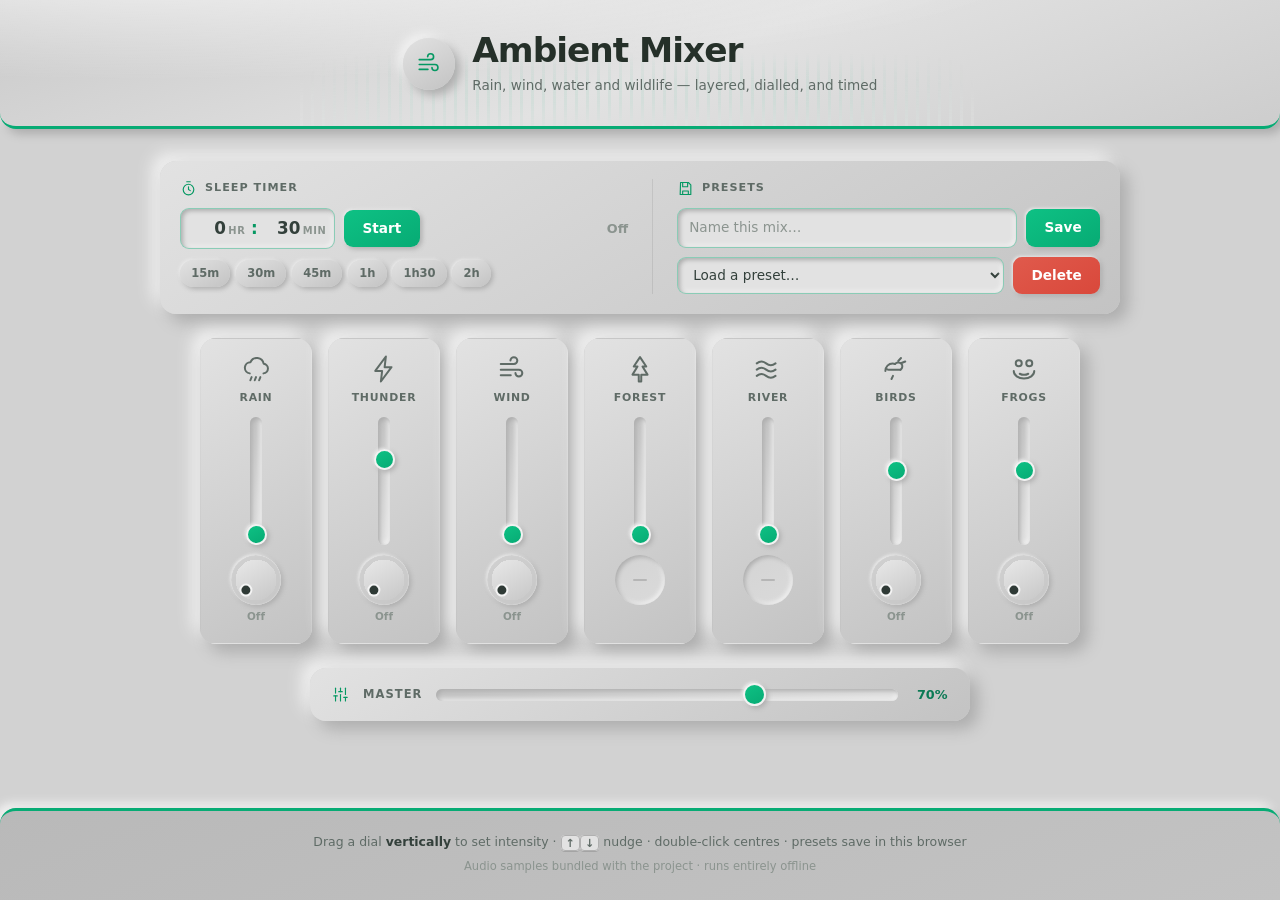
<file: index.html>
<!DOCTYPE html>
<html lang="en">
<head>
    <meta charset="UTF-8">
    <meta name="viewport" content="width=device-width, initial-scale=1.0">
    <meta name="theme-color" content="#d2d2d2">
    <meta name="description" content="Ambient Mixer — layer rain, thunder, wind, forest, river, birds and frogs into your own soundscape, with a sleep timer.">
    <title>Ambient Mixer</title>
    <link rel="stylesheet" href="styles.css">
</head>
<body>
    <header class="masthead">
        <div class="masthead-inner">
            <span class="mark" aria-hidden="true">
                <svg viewBox="0 0 24 24" fill="none" stroke="currentColor" stroke-width="1.5"
                     stroke-linecap="round" stroke-linejoin="round">
                    <path d="M3 8h10.5a2.75 2.75 0 1 0-2.75-2.75"/>
                    <path d="M3 12.5h14.5a2.75 2.75 0 1 1-2.75 2.75"/>
                    <path d="M3 17h8"/>
                </svg>
            </span>
            <div class="masthead-text">
                <h1>Ambient Mixer</h1>
                <p>Rain, wind, water and wildlife — layered, dialled, and timed</p>
            </div>
        </div>
    </header>

    <main class="container">
        <section class="panel panel--transport" aria-label="Timer and presets">
            <div class="transport">
                <div class="transport-block">
                    <div class="block-head">
                        <span class="panel-icon" data-icon="timer"></span>
                        <h2>Sleep timer</h2>
                    </div>
                    <div class="timer-row">
                        <div class="timer-fields" role="group" aria-label="Timer duration">
                            <label class="time-field">
                                <input type="number" id="timer-hours" class="time-input"
                                       min="0" max="23" value="0" inputmode="numeric"
                                       aria-label="Hours">
                                <span class="time-unit">hr</span>
                            </label>
                            <span class="time-colon" aria-hidden="true">:</span>
                            <label class="time-field">
                                <input type="number" id="timer-minutes" class="time-input"
                                       min="0" max="59" value="30" inputmode="numeric"
                                       aria-label="Minutes">
                                <span class="time-unit">min</span>
                            </label>
                        </div>
                        <button id="timer-toggle" class="preset-button" type="button">Start</button>
                        <output id="timer-readout" class="timer-readout" aria-live="polite">Off</output>
                    </div>
                    <div class="timer-presets" role="group" aria-label="Quick durations">
                        <button class="chip" type="button" data-timer-min="15">15m</button>
                        <button class="chip" type="button" data-timer-min="30">30m</button>
                        <button class="chip" type="button" data-timer-min="45">45m</button>
                        <button class="chip" type="button" data-timer-min="60">1h</button>
                        <button class="chip" type="button" data-timer-min="90">1h30</button>
                        <button class="chip" type="button" data-timer-min="120">2h</button>
                    </div>
                </div>

                <div class="transport-block">
                    <div class="block-head">
                        <span class="panel-icon" data-icon="save"></span>
                        <h2>Presets</h2>
                    </div>
                    <div class="preset-row">
                        <input type="text" id="preset-name" placeholder="Name this mix…"
                               class="preset-input" maxlength="40" aria-label="Preset name">
                        <button id="save-preset" class="preset-button" type="button">Save</button>
                    </div>
                    <div class="preset-row">
                        <select id="preset-select" class="preset-select" aria-label="Load a preset">
                            <option value="">Load a preset…</option>
                        </select>
                        <button id="delete-preset" class="preset-button delete" type="button">Delete</button>
                    </div>
                </div>
            </div>
        </section>

        <section class="channels" aria-label="Sound channels">
            <div class="grid" id="sound-grid">
                <!-- Channel cards are generated from SOUND_CONFIG -->
            </div>
        </section>

        <section class="panel panel--master" aria-label="Master volume">
            <div class="master-group">
                <span class="panel-icon" data-icon="master"></span>
                <label for="master-volume">Master</label>
                <input type="range" id="master-volume" class="slider-horizontal master-volume"
                       min="0" max="100" value="70">
                <output class="master-value" for="master-volume">70%</output>
            </div>
        </section>

        <section class="panel panel--status" aria-label="Now playing" hidden id="status-panel">
            <div class="panel-head">
                <span class="panel-icon" data-icon="play"></span>
                <h2>Now playing</h2>
            </div>
            <div class="panel-body" id="status-body"></div>
        </section>
    </main>

    <footer>
        <p class="hint">
            Drag a dial <strong>vertically</strong> to set intensity ·
            <kbd>↑</kbd><kbd>↓</kbd> nudge · double-click centres · presets save in this browser
        </p>
        <p class="credit">Audio samples bundled with the project · runs entirely offline</p>
    </footer>

    <script src="audio-player.js"></script>
</body>
</html>
</file>
<file: styles.css>
/* ═══════════════════════════════════════════════════════════════════════════
   Ambient Mixer — neumorphic control panel
   ═══════════════════════════════════════════════════════════════════════════ */

:root {
    --accent: #07ab74;
    --accent-dark: #059862;
    --accent-deep: #0b7a55;
    --danger: #d9483b;
    --danger-dark: #b93a2e;

    --surface: #d2d2d2;
    --light: #e2e2e2;
    --mid: #c3c3c3;

    --text: #33403b;
    --text-dim: #5f6b66;
    --text-mute: #8b948f;

    --light-shadow: #f1f1f1;
    --dark-shadow: #adadad;

    /* One lighting direction for the whole panel: raised from the top-left. */
    --raise: 8px 8px 16px var(--dark-shadow), -8px -8px 16px var(--light-shadow);
    --raise-sm: 5px 5px 10px var(--dark-shadow), -5px -5px 10px var(--light-shadow);
    --raise-xs: 2px 2px 5px var(--dark-shadow), -1px -1px 3px var(--light-shadow);
    --inset: inset 3px 3px 6px var(--dark-shadow), inset -3px -3px 6px var(--light-shadow);
    --inset-sm: inset 2px 2px 4px var(--dark-shadow), inset -2px -2px 4px var(--light-shadow);

    --radius: 16px;
    --radius-sm: 9px;

    --slider-h: 128px;   /* one track length for every channel */

    --ease: cubic-bezier(0.22, 0.61, 0.36, 1);
}

* {
    margin: 0;
    padding: 0;
    box-sizing: border-box;
}

html {
    -webkit-text-size-adjust: 100%;
}

body {
    font-family: system-ui, -apple-system, "Segoe UI", Roboto, sans-serif;
    line-height: 1.55;
    background: var(--surface);
    color: var(--text);
    min-height: 100vh;
    display: flex;
    flex-direction: column;
    -webkit-font-smoothing: antialiased;
}

/* Shared icon sizing: every icon is inline SVG on a 24×24 grid. */
.icon-svg {
    width: 100%;
    height: 100%;
    display: block;
}

/* ── masthead ────────────────────────────────────────────────────────────── */
header.masthead {
    padding: 2rem 1.25rem 1.9rem;
    background:
        radial-gradient(120% 160% at 12% -30%, rgba(255, 255, 255, 0.75), transparent 58%),
        linear-gradient(160deg, #c9c9c9, var(--light) 52%, #cdcdcd);
    box-shadow: var(--raise-sm);
    border-radius: 0 0 var(--radius) var(--radius);
    border-bottom: 3px solid var(--accent);
    position: relative;
    overflow: hidden;
}

/* A soft bar-graph "soundwave" fading out at both ends, sitting behind the
   wordmark. Drawn with a vertical repeating gradient so it reads as bars
   rather than a hatch. */
header.masthead::before {
    content: '';
    position: absolute;
    left: 50%;
    bottom: 0;
    width: min(680px, 88%);
    height: 74px;
    transform: translateX(-50%);
    background:
        repeating-linear-gradient(90deg,
            rgba(7, 171, 116, 0.22) 0 3px,
            transparent 3px 11px);
    /* Fade the bars out at the edges and toward the top. */
    mask-image: linear-gradient(90deg, transparent, #000 26%, #000 74%, transparent),
                linear-gradient(0deg, #000 30%, transparent 100%);
    mask-composite: intersect;
    -webkit-mask-image: linear-gradient(90deg, transparent, #000 26%, #000 74%, transparent),
                        linear-gradient(0deg, #000 30%, transparent 100%);
    -webkit-mask-composite: source-in;
    opacity: 0.55;
    pointer-events: none;
}

/* The bars climb and fall in height to suggest a waveform. */
header.masthead::after {
    content: '';
    position: absolute;
    left: 50%;
    bottom: 0;
    width: min(680px, 88%);
    height: 74px;
    transform: translateX(-50%);
    background:
        repeating-linear-gradient(90deg,
            #e2e2e2 0 3px,
            transparent 3px 11px);
    mask-image: repeating-linear-gradient(90deg,
            #000 0 3px, transparent 3px 11px),
        radial-gradient(120% 130% at 50% 118%, #000 12%, transparent 72%);
    mask-composite: intersect;
    -webkit-mask-image: repeating-linear-gradient(90deg,
            #000 0 3px, transparent 3px 11px),
        radial-gradient(120% 130% at 50% 118%, #000 12%, transparent 72%);
    -webkit-mask-composite: source-in;
    opacity: 0.9;
    pointer-events: none;
}

.masthead-inner {
    position: relative;
    z-index: 1;
    display: flex;
    align-items: center;
    justify-content: center;
    gap: 1.1rem;
    max-width: 1000px;
    margin: 0 auto;
}

.mark {
    width: 52px;
    height: 52px;
    flex-shrink: 0;
    border-radius: 50%;
    display: grid;
    place-items: center;
    color: var(--accent-dark);
    background: linear-gradient(150deg, var(--light), var(--mid));
    box-shadow: var(--raise-sm);
}

.mark svg {
    width: 26px;
    height: 26px;
}

.masthead-text {
    text-align: left;
}

header.masthead h1 {
    font-size: clamp(1.5rem, 3.4vw, 2.15rem);
    font-weight: 700;
    letter-spacing: -0.03em;
    line-height: 1.1;
    color: #253029;
}

header.masthead p {
    font-size: 0.85rem;
    color: var(--text-dim);
    margin-top: 0.3rem;
    text-wrap: balance;
}

/* ── layout ──────────────────────────────────────────────────────────────── */
.container {
    width: 100%;
    max-width: 1000px;
    margin: 0 auto;
    padding: 2rem 1.25rem 1rem;
    display: flex;
    flex-direction: column;
    align-items: center;
    gap: 1.5rem;
    flex: 1 0 auto;
}

/* ── generic raised panel ────────────────────────────────────────────────── */
.panel {
    width: 100%;
    max-width: 660px;
    background: linear-gradient(150deg, var(--light), var(--mid));
    border-radius: var(--radius);
    box-shadow: var(--raise);
    padding: 1rem 1.25rem;
}

.panel-head {
    display: flex;
    align-items: center;
    gap: 0.5rem;
    margin-bottom: 0.75rem;
    color: var(--text-dim);
}

.panel-head h2 {
    font-size: 0.72rem;
    font-weight: 700;
    letter-spacing: 0.09em;
    text-transform: uppercase;
}

.panel-icon {
    width: 17px;
    height: 17px;
    flex-shrink: 0;
    color: var(--accent-dark);
}

.panel--presets { padding-bottom: 1.1rem; }

.panel-body {
    display: flex;
    flex-wrap: wrap;
    align-items: center;
    gap: 0.6rem;
}

/* ── channel grid ────────────────────────────────────────────────────────── */
.channels {
    width: 100%;
}

.grid {
    display: flex;
    flex-direction: row;
    flex-wrap: wrap;
    align-items: stretch;
    justify-content: center;
    gap: 1rem;
}

/* ── channel card ────────────────────────────────────────────────────────── */
.card {
    width: 112px;
    padding: 0.95rem 0.75rem 0.8rem;
    display: flex;
    flex-direction: column;
    align-items: center;
    gap: 0.35rem;
    border-radius: var(--radius);
    background: linear-gradient(150deg, var(--light), var(--mid));
    box-shadow: var(--raise);
    border: 1.5px solid transparent;
    transition: box-shadow 0.25s var(--ease), border-color 0.25s var(--ease),
                transform 0.25s var(--ease);
}

.card:hover {
    box-shadow: var(--raise-sm);
    border-color: rgba(7, 171, 116, 0.35);
    transform: translateY(-1px);
}

/* A live channel announces itself: the card lifts out of the surface. */
.card.is-active {
    border-color: rgba(7, 171, 116, 0.55);
}

.card.is-active .icon {
    color: var(--accent-deep);
}

.card .icon {
    width: 30px;
    height: 30px;
    color: var(--text-dim);
    transition: color 0.25s var(--ease);
}

.card .name {
    font-size: 0.68rem;
    font-weight: 700;
    letter-spacing: 0.07em;
    text-transform: uppercase;
    color: var(--text-dim);
}

/* ── vertical volume sliders ─────────────────────────────────────────────── */
.slider {
    -webkit-appearance: none;
    appearance: none;
    /* Modern vertical slider: no dependency on the deprecated
       -webkit-appearance: slider-vertical that Chromium is retiring. */
    writing-mode: vertical-lr;
    direction: rtl;
    width: 12px;
    height: var(--slider-h);
    margin: 0.3rem auto 0.15rem;
    background: linear-gradient(145deg, var(--mid), var(--light));
    border-radius: 8px;
    box-shadow: var(--inset-sm);
    outline: none;
    cursor: pointer;
}

.slider::-webkit-slider-thumb {
    -webkit-appearance: none;
    appearance: none;
    width: 21px;
    height: 21px;
    border-radius: 50%;
    background: linear-gradient(150deg, #0ec184, var(--accent));
    border: 2px solid #f2f2f2;
    box-shadow: var(--raise-xs);
    cursor: grab;
    transition: transform 0.14s var(--ease), box-shadow 0.14s var(--ease);
}

.slider:hover::-webkit-slider-thumb {
    transform: scale(1.1);
}

.slider:active::-webkit-slider-thumb {
    cursor: grabbing;
    background: linear-gradient(150deg, var(--accent), var(--accent-dark));
}

.slider:focus-visible::-webkit-slider-thumb {
    outline: 2px solid var(--accent-deep);
    outline-offset: 2px;
}

.slider::-moz-range-thumb {
    width: 19px;
    height: 19px;
    border-radius: 50%;
    background: var(--accent);
    border: 2px solid #f2f2f2;
    box-shadow: var(--raise-xs);
    cursor: grab;
}

.slider::-moz-range-track {
    width: 12px;
    background: transparent;
    border: none;
}

/* ── intensity dial ──────────────────────────────────────────────────────── */
.knob {
    --angle: -135deg;
    --pct: 0%;
    width: 50px;
    height: 50px;
    border-radius: 50%;
    background: linear-gradient(150deg, #ececec, var(--mid));
    box-shadow: var(--raise-xs), inset 0 0 0 1px rgba(255, 255, 255, 0.4);
    position: relative;
    cursor: grab;
    user-select: none;
    touch-action: none;
    flex-shrink: 0;
    margin-top: 0.1rem;
    transition: box-shadow 0.2s var(--ease);
}

/* Travel arc, drawn as a THIN RING so the dial reads as a gauge rather than a
   pie chart, and the pointer stays visible at every value. */
.knob::before {
    content: '';
    position: absolute;
    inset: 0;
    border-radius: 50%;
    background: conic-gradient(from -135deg,
            var(--accent) 0 var(--pct),
            #c8c8c8 var(--pct));
    --ring: 4.5px;
    -webkit-mask: radial-gradient(closest-side,
            transparent calc(100% - var(--ring)), #000 calc(100% - var(--ring)));
    mask: radial-gradient(closest-side,
            transparent calc(100% - var(--ring)), #000 calc(100% - var(--ring)));
    opacity: 0.75;
    pointer-events: none;
}

/* Near-black pointer: must contrast with BOTH the grey dial face and the green
   arc it eventually sits on top of. */
.knob::after {
    content: '';
    position: absolute;
    top: 5.5px;
    left: 50%;
    width: 9px;
    height: 9px;
    margin-left: -4.5px;
    border-radius: 50%;
    background: #2f3a36;
    box-shadow: 0 0 0 2px #f4f4f4;
    /* Sits at 12 o'clock and orbits the dial centre at a 16px radius. */
    transform: rotate(var(--angle));
    transform-origin: 50% 19.5px;
}

.knob:hover {
    box-shadow: var(--raise-sm), inset 0 0 0 1px rgba(255, 255, 255, 0.4);
}

.knob.active {
    cursor: grabbing;
    box-shadow: var(--inset-sm), inset 0 0 0 1px rgba(255, 255, 255, 0.3);
}

.knob:focus-visible {
    outline: 2px solid var(--accent-deep);
    outline-offset: 3px;
}

/* Continuous channels have no dial. Instead of a blank hole, a faint engraved
   circle marks the slot so the card still reads as a full channel strip and the
   slider tracks stay on one line across the row. */
.knob-slot {
    width: 50px;
    height: 50px;
    flex-shrink: 0;
    margin-top: 0.1rem;
    border-radius: 50%;
    box-shadow: inset 2px 2px 4px var(--dark-shadow), inset -2px -2px 4px var(--light-shadow);
    background: linear-gradient(150deg, #d4d4d4, #dadada);
    position: relative;
}

/* A short horizontal dash signals "no control here" rather than "empty dial". */
.knob-slot::after {
    content: '';
    position: absolute;
    top: 50%;
    left: 50%;
    width: 14px;
    height: 2px;
    margin: -1px 0 0 -7px;
    border-radius: 1px;
    background: #b6b6b6;
}

.readout {
    font-size: 0.65rem;
    line-height: 1.2;
    font-weight: 600;
    letter-spacing: 0.01em;
    color: var(--text-mute);
    min-height: 1.9em;
    display: flex;
    align-items: flex-start;
    justify-content: center;
    text-align: center;
    transition: color 0.2s var(--ease);
}

.readout.on {
    color: var(--accent-deep);
}

/* ── master ──────────────────────────────────────────────────────────────── */
.panel--master {
    max-width: 660px;
    padding: 1.05rem 1.4rem;
}

.master-group {
    display: flex;
    align-items: center;
    gap: 0.85rem;
    width: 100%;
}

.master-group label {
    font-size: 0.72rem;
    font-weight: 700;
    letter-spacing: 0.09em;
    text-transform: uppercase;
    color: var(--text-dim);
    white-space: nowrap;
}

.master-value {
    font-size: 0.8rem;
    font-weight: 700;
    font-variant-numeric: tabular-nums;
    color: var(--accent-deep);
    min-width: 2.8em;
    text-align: right;
}

.slider-horizontal {
    -webkit-appearance: none;
    appearance: none;
    flex: 1 1 auto;
    min-width: 90px;
    height: 12px;
    background: linear-gradient(145deg, var(--mid), var(--light));
    border-radius: 8px;
    box-shadow: var(--inset-sm);
    outline: none;
    cursor: pointer;
}

.slider-horizontal::-webkit-slider-thumb {
    -webkit-appearance: none;
    appearance: none;
    width: 23px;
    height: 23px;
    border-radius: 50%;
    background: linear-gradient(150deg, #0ec184, var(--accent));
    border: 2px solid #f2f2f2;
    box-shadow: var(--raise-xs);
    cursor: grab;
}

.slider-horizontal:focus-visible::-webkit-slider-thumb {
    outline: 2px solid var(--accent-deep);
    outline-offset: 2px;
}

.slider-horizontal::-moz-range-thumb {
    width: 21px;
    height: 21px;
    border-radius: 50%;
    background: var(--accent);
    border: 2px solid #f2f2f2;
    box-shadow: var(--raise-xs);
}

/* ── now playing ─────────────────────────────────────────────────────────── */
.panel--status {
    padding: 1rem 1.25rem 1.15rem;
}

.panel--status .panel-body {
    gap: 0.45rem;
}

.tag {
    display: inline-flex;
    align-items: center;
    gap: 0.4rem;
    padding: 0.3rem 0.7rem 0.3rem 0.5rem;
    border-radius: 999px;
    background: linear-gradient(145deg, #d8d8d8, var(--light));
    box-shadow: var(--raise-xs);
    font-size: 0.74rem;
    color: var(--text-dim);
    white-space: nowrap;
}

.tag-icon {
    width: 15px;
    height: 15px;
    flex-shrink: 0;
    color: var(--accent-dark);
    display: block;
}

.tag-name {
    font-weight: 700;
    letter-spacing: 0.02em;
    color: var(--text);
}

.tag-detail {
    color: var(--accent-deep);
    font-weight: 600;
}

/* ── transport (timer + presets) ─────────────────────────────────────────── */
.panel--transport {
    max-width: 100%;
    padding: 1.15rem 1.25rem 1.25rem;
}

.transport {
    display: grid;
    grid-template-columns: minmax(0, 1fr) minmax(0, 1fr);
    gap: 1.5rem;
}

.transport-block + .transport-block {
    border-left: 1px solid rgba(0, 0, 0, 0.08);
    padding-left: 1.5rem;
}

.block-head {
    display: flex;
    align-items: center;
    gap: 0.5rem;
    margin-bottom: 0.7rem;
    color: var(--text-dim);
}

.block-head h2 {
    font-size: 0.7rem;
    font-weight: 700;
    letter-spacing: 0.09em;
    text-transform: uppercase;
}

/* ── sleep timer ─────────────────────────────────────────────────────────── */
.timer-row {
    display: flex;
    align-items: center;
    gap: 0.55rem;
    flex-wrap: wrap;
}

.timer-fields {
    display: flex;
    align-items: center;
    gap: 0.3rem;
    padding: 0.25rem 0.5rem;
    border-radius: var(--radius-sm);
    background: var(--light);
    box-shadow: var(--inset-sm);
    border: 1.5px solid rgba(7, 171, 116, 0.4);
}

.time-field {
    display: flex;
    align-items: baseline;
    gap: 0.15rem;
    cursor: text;
}

/* Number inputs are stripped to bare digits so hh : mm reads as one control. */
.time-input {
    width: 2.2em;
    padding: 0.15rem 0;
    border: none;
    background: transparent;
    font: inherit;
    font-size: 1.05rem;
    font-weight: 700;
    font-variant-numeric: tabular-nums;
    text-align: right;
    color: var(--text);
    outline: none;
    -moz-appearance: textfield;
    appearance: textfield;
}

.time-input::-webkit-outer-spin-button,
.time-input::-webkit-inner-spin-button {
    -webkit-appearance: none;
    margin: 0;
}

.time-unit {
    font-size: 0.62rem;
    font-weight: 700;
    letter-spacing: 0.06em;
    text-transform: uppercase;
    color: var(--text-mute);
}

.time-colon {
    font-size: 1.05rem;
    font-weight: 700;
    color: var(--accent-dark);
    align-self: center;
    margin: 0 0.05rem;
}

.timer-fields:focus-within {
    border-color: var(--accent-dark);
    box-shadow: var(--inset-sm), 0 0 0 3px rgba(7, 171, 116, 0.22);
}

.timer-readout {
    font-size: 0.8rem;
    font-weight: 700;
    font-variant-numeric: tabular-nums;
    color: var(--text-mute);
    min-width: 4.6em;
    margin-left: auto;
    text-align: right;
}

.timer-readout.on {
    color: var(--accent-deep);
}

.timer-readout.warn {
    color: var(--danger);
}

/* Cancel state: the button reads as engaged while a countdown is live. */
.preset-button.active {
    background: linear-gradient(150deg, #e05a4c, var(--danger));
}

.timer-presets {
    display: flex;
    flex-wrap: wrap;
    gap: 0.35rem;
    margin-top: 0.7rem;
}

.chip {
    padding: 0.28rem 0.7rem;
    border: none;
    border-radius: 999px;
    background: linear-gradient(150deg, var(--light), var(--mid));
    box-shadow: var(--raise-xs);
    font: inherit;
    font-size: 0.72rem;
    font-weight: 600;
    color: var(--text-dim);
    cursor: pointer;
    transition: color 0.18s var(--ease), box-shadow 0.18s var(--ease),
                transform 0.12s var(--ease);
}

.chip:hover {
    color: var(--accent-deep);
    transform: translateY(-1px);
}

.chip:active {
    box-shadow: var(--inset-sm);
    transform: none;
}

.chip:focus-visible {
    outline: 2px solid var(--accent-deep);
    outline-offset: 2px;
}

/* ── presets ─────────────────────────────────────────────────────────────── */
.preset-row {
    display: flex;
    align-items: center;
    gap: 0.55rem;
}

.preset-row + .preset-row {
    margin-top: 0.55rem;
}

.preset-input,
.preset-select {
    padding: 0.52rem 0.7rem;
    border: 1.5px solid rgba(7, 171, 116, 0.4);
    border-radius: var(--radius-sm);
    background: var(--light);
    box-shadow: var(--inset-sm);
    font: inherit;
    font-size: 0.85rem;
    color: var(--text);
    outline: none;
    transition: border-color 0.2s var(--ease), box-shadow 0.2s var(--ease);
}

.preset-input {
    flex: 1 1 auto;
    min-width: 0;
}

.preset-input::placeholder {
    color: var(--text-mute);
}

.preset-select {
    flex: 1 1 auto;
    min-width: 0;
    cursor: pointer;
}

.preset-row .preset-button {
    flex: 0 0 auto;
}

.preset-input:focus-visible,
.preset-select:focus-visible {
    border-color: var(--accent-dark);
    box-shadow: var(--inset-sm), 0 0 0 3px rgba(7, 171, 116, 0.22);
}

.preset-button {
    padding: 0.52rem 1.15rem;
    border: none;
    border-radius: var(--radius-sm);
    background: linear-gradient(150deg, #0ec184, var(--accent));
    color: #fff;
    font: inherit;
    font-size: 0.85rem;
    font-weight: 600;
    cursor: pointer;
    box-shadow: var(--raise-xs);
    transition: filter 0.18s var(--ease), transform 0.12s var(--ease),
                box-shadow 0.18s var(--ease);
    white-space: nowrap;
}

.preset-button:hover {
    filter: brightness(1.06);
}

.preset-button:active {
    transform: translateY(1px);
    box-shadow: var(--inset-sm);
}

.preset-button:focus-visible {
    outline: 2px solid var(--accent-deep);
    outline-offset: 2px;
}

.preset-button.delete {
    background: linear-gradient(150deg, #e05a4c, var(--danger));
}

.preset-button.delete:hover {
    filter: brightness(1.06);
}

/* ── footer ──────────────────────────────────────────────────────────────── */
footer {
    margin-top: 2.5rem;
    padding: 1.35rem 1.25rem 1.5rem;
    text-align: center;
    background: linear-gradient(160deg, #b9b9b9, var(--mid));
    box-shadow: var(--raise-sm);
    border-radius: var(--radius) var(--radius) 0 0;
    border-top: 3px solid var(--accent);
    flex-shrink: 0;
}

footer .hint {
    font-size: 0.78rem;
    color: var(--text-dim);
}

footer .hint strong {
    color: var(--text);
}

footer .credit {
    font-size: 0.72rem;
    color: var(--text-mute);
    margin-top: 0.4rem;
}

footer kbd {
    font-family: inherit;
    font-size: 0.7rem;
    font-weight: 600;
    background: var(--light);
    border: 1px solid #b0b0b0;
    border-radius: 4px;
    padding: 0.05em 0.36em;
    box-shadow: 0 1px 0 #a4a4a4;
}

/* ── responsive ──────────────────────────────────────────────────────────── */
@media (max-width: 900px) {
    .transport {
        grid-template-columns: minmax(0, 1fr);
        gap: 1.15rem;
    }

    .transport-block + .transport-block {
        border-left: none;
        padding-left: 0;
        border-top: 1px solid rgba(0, 0, 0, 0.08);
        padding-top: 1.15rem;
    }
}

@media (max-width: 780px) {
    .masthead-inner { gap: 0.8rem; }
    .mark { width: 40px; height: 40px; }
    .mark svg { width: 21px; height: 21px; }

    .grid { gap: 0.7rem; }
    .card { width: 94px; padding: 0.8rem 0.55rem 0.7rem; }
    .card .icon { width: 26px; height: 26px; }
    :root { --slider-h: 108px; }
    .knob, .knob-slot { width: 44px; height: 44px; }
    .knob::after { top: 4.5px; transform-origin: 50% 17.5px; }
}

@media (max-width: 560px) {
    header.masthead { padding: 1.6rem 1rem 1.5rem; }

    .masthead-inner {
        flex-direction: column;
        align-items: center;
        text-align: center;
        gap: 0.7rem;
    }

    .masthead-text { text-align: center; min-width: 0; }

    header.masthead h1 { font-size: 1.6rem; }

    header.masthead p {
        font-size: 0.8rem;
        max-width: 30ch;
        margin-inline: auto;
        /* The wave art is fixed-width; keep it from touching the text. */
        text-wrap: balance;
    }

    .mark { width: 44px; height: 44px; }
    .mark svg { width: 22px; height: 22px; }

    .container { padding: 1.5rem 0.9rem 1rem; gap: 1.15rem; }
    .panel { padding: 0.9rem 1rem; }

    .panel-body { gap: 0.5rem; }

    /* Timer stack: fields, then the button, then the countdown underneath. */
    .timer-row {
        display: grid;
        grid-template-columns: 1fr;
        gap: 0.45rem;
    }

    .timer-fields { justify-content: center; }
    .time-input { font-size: 1.15rem; width: 2.6em; }

    #timer-toggle { width: 100%; }

    .timer-readout {
        margin-left: 0;
        text-align: center;
        min-width: 0;
        order: 3;
    }

    .timer-presets { justify-content: center; }

    .master-group { flex-wrap: wrap; }
    .slider-horizontal { flex-basis: 100%; order: 3; }
    .master-value { margin-left: auto; }

    .tag { font-size: 0.7rem; }
}

@media (prefers-reduced-motion: reduce) {
    *,
    *::before,
    *::after {
        transition-duration: 0.01ms !important;
        animation-duration: 0.01ms !important;
    }
}
</file>
<file: encoded/styles.css>
/* ═══════════════════════════════════════════════════════════════════════════
   Ambient Mixer — neumorphic control panel
   ═══════════════════════════════════════════════════════════════════════════ */

:root {
    --accent: #07ab74;
    --accent-dark: #059862;
    --accent-deep: #0b7a55;
    --danger: #d9483b;
    --danger-dark: #b93a2e;

    --surface: #d2d2d2;
    --light: #e2e2e2;
    --mid: #c3c3c3;

    --text: #33403b;
    --text-dim: #5f6b66;
    --text-mute: #8b948f;

    --light-shadow: #f1f1f1;
    --dark-shadow: #adadad;

    /* One lighting direction for the whole panel: raised from the top-left. */
    --raise: 8px 8px 16px var(--dark-shadow), -8px -8px 16px var(--light-shadow);
    --raise-sm: 5px 5px 10px var(--dark-shadow), -5px -5px 10px var(--light-shadow);
    --raise-xs: 2px 2px 5px var(--dark-shadow), -1px -1px 3px var(--light-shadow);
    --inset: inset 3px 3px 6px var(--dark-shadow), inset -3px -3px 6px var(--light-shadow);
    --inset-sm: inset 2px 2px 4px var(--dark-shadow), inset -2px -2px 4px var(--light-shadow);

    --radius: 16px;
    --radius-sm: 9px;

    --slider-h: 128px;   /* one track length for every channel */

    --ease: cubic-bezier(0.22, 0.61, 0.36, 1);
}

* {
    margin: 0;
    padding: 0;
    box-sizing: border-box;
}

html {
    -webkit-text-size-adjust: 100%;
}

body {
    font-family: system-ui, -apple-system, "Segoe UI", Roboto, sans-serif;
    line-height: 1.55;
    background: var(--surface);
    color: var(--text);
    min-height: 100vh;
    display: flex;
    flex-direction: column;
    -webkit-font-smoothing: antialiased;
}

/* Shared icon sizing: every icon is inline SVG on a 24×24 grid. */
.icon-svg {
    width: 100%;
    height: 100%;
    display: block;
}

/* ── masthead ────────────────────────────────────────────────────────────── */
header.masthead {
    padding: 2rem 1.25rem 1.9rem;
    background:
        radial-gradient(120% 160% at 12% -30%, rgba(255, 255, 255, 0.75), transparent 58%),
        linear-gradient(160deg, #c9c9c9, var(--light) 52%, #cdcdcd);
    box-shadow: var(--raise-sm);
    border-radius: 0 0 var(--radius) var(--radius);
    border-bottom: 3px solid var(--accent);
    position: relative;
    overflow: hidden;
}

/* A soft bar-graph "soundwave" fading out at both ends, sitting behind the
   wordmark. Drawn with a vertical repeating gradient so it reads as bars
   rather than a hatch. */
header.masthead::before {
    content: '';
    position: absolute;
    left: 50%;
    bottom: 0;
    width: min(680px, 88%);
    height: 74px;
    transform: translateX(-50%);
    background:
        repeating-linear-gradient(90deg,
            rgba(7, 171, 116, 0.22) 0 3px,
            transparent 3px 11px);
    /* Fade the bars out at the edges and toward the top. */
    mask-image: linear-gradient(90deg, transparent, #000 26%, #000 74%, transparent),
                linear-gradient(0deg, #000 30%, transparent 100%);
    mask-composite: intersect;
    -webkit-mask-image: linear-gradient(90deg, transparent, #000 26%, #000 74%, transparent),
                        linear-gradient(0deg, #000 30%, transparent 100%);
    -webkit-mask-composite: source-in;
    opacity: 0.55;
    pointer-events: none;
}

/* The bars climb and fall in height to suggest a waveform. */
header.masthead::after {
    content: '';
    position: absolute;
    left: 50%;
    bottom: 0;
    width: min(680px, 88%);
    height: 74px;
    transform: translateX(-50%);
    background:
        repeating-linear-gradient(90deg,
            #e2e2e2 0 3px,
            transparent 3px 11px);
    mask-image: repeating-linear-gradient(90deg,
            #000 0 3px, transparent 3px 11px),
        radial-gradient(120% 130% at 50% 118%, #000 12%, transparent 72%);
    mask-composite: intersect;
    -webkit-mask-image: repeating-linear-gradient(90deg,
            #000 0 3px, transparent 3px 11px),
        radial-gradient(120% 130% at 50% 118%, #000 12%, transparent 72%);
    -webkit-mask-composite: source-in;
    opacity: 0.9;
    pointer-events: none;
}

.masthead-inner {
    position: relative;
    z-index: 1;
    display: flex;
    align-items: center;
    justify-content: center;
    gap: 1.1rem;
    max-width: 1000px;
    margin: 0 auto;
}

.mark {
    width: 52px;
    height: 52px;
    flex-shrink: 0;
    border-radius: 50%;
    display: grid;
    place-items: center;
    color: var(--accent-dark);
    background: linear-gradient(150deg, var(--light), var(--mid));
    box-shadow: var(--raise-sm);
}

.mark svg {
    width: 26px;
    height: 26px;
}

.masthead-text {
    text-align: left;
}

header.masthead h1 {
    font-size: clamp(1.5rem, 3.4vw, 2.15rem);
    font-weight: 700;
    letter-spacing: -0.03em;
    line-height: 1.1;
    color: #253029;
}

header.masthead p {
    font-size: 0.85rem;
    color: var(--text-dim);
    margin-top: 0.3rem;
    text-wrap: balance;
}

/* ── layout ──────────────────────────────────────────────────────────────── */
.container {
    width: 100%;
    max-width: 1000px;
    margin: 0 auto;
    padding: 2rem 1.25rem 1rem;
    display: flex;
    flex-direction: column;
    align-items: center;
    gap: 1.5rem;
    flex: 1 0 auto;
}

/* ── generic raised panel ────────────────────────────────────────────────── */
.panel {
    width: 100%;
    max-width: 660px;
    background: linear-gradient(150deg, var(--light), var(--mid));
    border-radius: var(--radius);
    box-shadow: var(--raise);
    padding: 1rem 1.25rem;
}

.panel-head {
    display: flex;
    align-items: center;
    gap: 0.5rem;
    margin-bottom: 0.75rem;
    color: var(--text-dim);
}

.panel-head h2 {
    font-size: 0.72rem;
    font-weight: 700;
    letter-spacing: 0.09em;
    text-transform: uppercase;
}

.panel-icon {
    width: 17px;
    height: 17px;
    flex-shrink: 0;
    color: var(--accent-dark);
}

.panel--presets { padding-bottom: 1.1rem; }

.panel-body {
    display: flex;
    flex-wrap: wrap;
    align-items: center;
    gap: 0.6rem;
}

/* ── channel grid ────────────────────────────────────────────────────────── */
.channels {
    width: 100%;
}

.grid {
    display: flex;
    flex-direction: row;
    flex-wrap: wrap;
    align-items: stretch;
    justify-content: center;
    gap: 1rem;
}

/* ── channel card ────────────────────────────────────────────────────────── */
.card {
    width: 112px;
    padding: 0.95rem 0.75rem 0.8rem;
    display: flex;
    flex-direction: column;
    align-items: center;
    gap: 0.35rem;
    border-radius: var(--radius);
    background: linear-gradient(150deg, var(--light), var(--mid));
    box-shadow: var(--raise);
    border: 1.5px solid transparent;
    transition: box-shadow 0.25s var(--ease), border-color 0.25s var(--ease),
                transform 0.25s var(--ease);
}

.card:hover {
    box-shadow: var(--raise-sm);
    border-color: rgba(7, 171, 116, 0.35);
    transform: translateY(-1px);
}

/* A live channel announces itself: the card lifts out of the surface. */
.card.is-active {
    border-color: rgba(7, 171, 116, 0.55);
}

.card.is-active .icon {
    color: var(--accent-deep);
}

.card .icon {
    width: 30px;
    height: 30px;
    color: var(--text-dim);
    transition: color 0.25s var(--ease);
}

.card .name {
    font-size: 0.68rem;
    font-weight: 700;
    letter-spacing: 0.07em;
    text-transform: uppercase;
    color: var(--text-dim);
}

/* ── vertical volume sliders ─────────────────────────────────────────────── */
.slider {
    -webkit-appearance: none;
    appearance: none;
    /* Modern vertical slider: no dependency on the deprecated
       -webkit-appearance: slider-vertical that Chromium is retiring. */
    writing-mode: vertical-lr;
    direction: rtl;
    width: 12px;
    height: var(--slider-h);
    margin: 0.3rem auto 0.15rem;
    background: linear-gradient(145deg, var(--mid), var(--light));
    border-radius: 8px;
    box-shadow: var(--inset-sm);
    outline: none;
    cursor: pointer;
}

.slider::-webkit-slider-thumb {
    -webkit-appearance: none;
    appearance: none;
    width: 21px;
    height: 21px;
    border-radius: 50%;
    background: linear-gradient(150deg, #0ec184, var(--accent));
    border: 2px solid #f2f2f2;
    box-shadow: var(--raise-xs);
    cursor: grab;
    transition: transform 0.14s var(--ease), box-shadow 0.14s var(--ease);
}

.slider:hover::-webkit-slider-thumb {
    transform: scale(1.1);
}

.slider:active::-webkit-slider-thumb {
    cursor: grabbing;
    background: linear-gradient(150deg, var(--accent), var(--accent-dark));
}

.slider:focus-visible::-webkit-slider-thumb {
    outline: 2px solid var(--accent-deep);
    outline-offset: 2px;
}

.slider::-moz-range-thumb {
    width: 19px;
    height: 19px;
    border-radius: 50%;
    background: var(--accent);
    border: 2px solid #f2f2f2;
    box-shadow: var(--raise-xs);
    cursor: grab;
}

.slider::-moz-range-track {
    width: 12px;
    background: transparent;
    border: none;
}

/* ── intensity dial ──────────────────────────────────────────────────────── */
.knob {
    --angle: -135deg;
    --pct: 0%;
    width: 50px;
    height: 50px;
    border-radius: 50%;
    background: linear-gradient(150deg, #ececec, var(--mid));
    box-shadow: var(--raise-xs), inset 0 0 0 1px rgba(255, 255, 255, 0.4);
    position: relative;
    cursor: grab;
    user-select: none;
    touch-action: none;
    flex-shrink: 0;
    margin-top: 0.1rem;
    transition: box-shadow 0.2s var(--ease);
}

/* Travel arc, drawn as a THIN RING so the dial reads as a gauge rather than a
   pie chart, and the pointer stays visible at every value. */
.knob::before {
    content: '';
    position: absolute;
    inset: 0;
    border-radius: 50%;
    background: conic-gradient(from -135deg,
            var(--accent) 0 var(--pct),
            #c8c8c8 var(--pct));
    --ring: 4.5px;
    -webkit-mask: radial-gradient(closest-side,
            transparent calc(100% - var(--ring)), #000 calc(100% - var(--ring)));
    mask: radial-gradient(closest-side,
            transparent calc(100% - var(--ring)), #000 calc(100% - var(--ring)));
    opacity: 0.75;
    pointer-events: none;
}

/* Near-black pointer: must contrast with BOTH the grey dial face and the green
   arc it eventually sits on top of. */
.knob::after {
    content: '';
    position: absolute;
    top: 5.5px;
    left: 50%;
    width: 9px;
    height: 9px;
    margin-left: -4.5px;
    border-radius: 50%;
    background: #2f3a36;
    box-shadow: 0 0 0 2px #f4f4f4;
    /* Sits at 12 o'clock and orbits the dial centre at a 16px radius. */
    transform: rotate(var(--angle));
    transform-origin: 50% 19.5px;
}

.knob:hover {
    box-shadow: var(--raise-sm), inset 0 0 0 1px rgba(255, 255, 255, 0.4);
}

.knob.active {
    cursor: grabbing;
    box-shadow: var(--inset-sm), inset 0 0 0 1px rgba(255, 255, 255, 0.3);
}

.knob:focus-visible {
    outline: 2px solid var(--accent-deep);
    outline-offset: 3px;
}

/* Continuous channels have no dial. Instead of a blank hole, a faint engraved
   circle marks the slot so the card still reads as a full channel strip and the
   slider tracks stay on one line across the row. */
.knob-slot {
    width: 50px;
    height: 50px;
    flex-shrink: 0;
    margin-top: 0.1rem;
    border-radius: 50%;
    box-shadow: inset 2px 2px 4px var(--dark-shadow), inset -2px -2px 4px var(--light-shadow);
    background: linear-gradient(150deg, #d4d4d4, #dadada);
    position: relative;
}

/* A short horizontal dash signals "no control here" rather than "empty dial". */
.knob-slot::after {
    content: '';
    position: absolute;
    top: 50%;
    left: 50%;
    width: 14px;
    height: 2px;
    margin: -1px 0 0 -7px;
    border-radius: 1px;
    background: #b6b6b6;
}

.readout {
    font-size: 0.65rem;
    line-height: 1.2;
    font-weight: 600;
    letter-spacing: 0.01em;
    color: var(--text-mute);
    min-height: 1.9em;
    display: flex;
    align-items: flex-start;
    justify-content: center;
    text-align: center;
    transition: color 0.2s var(--ease);
}

.readout.on {
    color: var(--accent-deep);
}

/* ── master ──────────────────────────────────────────────────────────────── */
.panel--master {
    max-width: 660px;
    padding: 1.05rem 1.4rem;
}

.master-group {
    display: flex;
    align-items: center;
    gap: 0.85rem;
    width: 100%;
}

.master-group label {
    font-size: 0.72rem;
    font-weight: 700;
    letter-spacing: 0.09em;
    text-transform: uppercase;
    color: var(--text-dim);
    white-space: nowrap;
}

.master-value {
    font-size: 0.8rem;
    font-weight: 700;
    font-variant-numeric: tabular-nums;
    color: var(--accent-deep);
    min-width: 2.8em;
    text-align: right;
}

.slider-horizontal {
    -webkit-appearance: none;
    appearance: none;
    flex: 1 1 auto;
    min-width: 90px;
    height: 12px;
    background: linear-gradient(145deg, var(--mid), var(--light));
    border-radius: 8px;
    box-shadow: var(--inset-sm);
    outline: none;
    cursor: pointer;
}

.slider-horizontal::-webkit-slider-thumb {
    -webkit-appearance: none;
    appearance: none;
    width: 23px;
    height: 23px;
    border-radius: 50%;
    background: linear-gradient(150deg, #0ec184, var(--accent));
    border: 2px solid #f2f2f2;
    box-shadow: var(--raise-xs);
    cursor: grab;
}

.slider-horizontal:focus-visible::-webkit-slider-thumb {
    outline: 2px solid var(--accent-deep);
    outline-offset: 2px;
}

.slider-horizontal::-moz-range-thumb {
    width: 21px;
    height: 21px;
    border-radius: 50%;
    background: var(--accent);
    border: 2px solid #f2f2f2;
    box-shadow: var(--raise-xs);
}

/* ── now playing ─────────────────────────────────────────────────────────── */
.panel--status {
    padding: 1rem 1.25rem 1.15rem;
}

.panel--status .panel-body {
    gap: 0.45rem;
}

.tag {
    display: inline-flex;
    align-items: center;
    gap: 0.4rem;
    padding: 0.3rem 0.7rem 0.3rem 0.5rem;
    border-radius: 999px;
    background: linear-gradient(145deg, #d8d8d8, var(--light));
    box-shadow: var(--raise-xs);
    font-size: 0.74rem;
    color: var(--text-dim);
    white-space: nowrap;
}

.tag-icon {
    width: 15px;
    height: 15px;
    flex-shrink: 0;
    color: var(--accent-dark);
    display: block;
}

.tag-name {
    font-weight: 700;
    letter-spacing: 0.02em;
    color: var(--text);
}

.tag-detail {
    color: var(--accent-deep);
    font-weight: 600;
}

/* ── transport (timer + presets) ─────────────────────────────────────────── */
.panel--transport {
    max-width: 100%;
    padding: 1.15rem 1.25rem 1.25rem;
}

.transport {
    display: grid;
    grid-template-columns: minmax(0, 1fr) minmax(0, 1fr);
    gap: 1.5rem;
}

.transport-block + .transport-block {
    border-left: 1px solid rgba(0, 0, 0, 0.08);
    padding-left: 1.5rem;
}

.block-head {
    display: flex;
    align-items: center;
    gap: 0.5rem;
    margin-bottom: 0.7rem;
    color: var(--text-dim);
}

.block-head h2 {
    font-size: 0.7rem;
    font-weight: 700;
    letter-spacing: 0.09em;
    text-transform: uppercase;
}

/* ── sleep timer ─────────────────────────────────────────────────────────── */
.timer-row {
    display: flex;
    align-items: center;
    gap: 0.55rem;
    flex-wrap: wrap;
}

.timer-fields {
    display: flex;
    align-items: center;
    gap: 0.3rem;
    padding: 0.25rem 0.5rem;
    border-radius: var(--radius-sm);
    background: var(--light);
    box-shadow: var(--inset-sm);
    border: 1.5px solid rgba(7, 171, 116, 0.4);
}

.time-field {
    display: flex;
    align-items: baseline;
    gap: 0.15rem;
    cursor: text;
}

/* Number inputs are stripped to bare digits so hh : mm reads as one control. */
.time-input {
    width: 2.2em;
    padding: 0.15rem 0;
    border: none;
    background: transparent;
    font: inherit;
    font-size: 1.05rem;
    font-weight: 700;
    font-variant-numeric: tabular-nums;
    text-align: right;
    color: var(--text);
    outline: none;
    -moz-appearance: textfield;
    appearance: textfield;
}

.time-input::-webkit-outer-spin-button,
.time-input::-webkit-inner-spin-button {
    -webkit-appearance: none;
    margin: 0;
}

.time-unit {
    font-size: 0.62rem;
    font-weight: 700;
    letter-spacing: 0.06em;
    text-transform: uppercase;
    color: var(--text-mute);
}

.time-colon {
    font-size: 1.05rem;
    font-weight: 700;
    color: var(--accent-dark);
    align-self: center;
    margin: 0 0.05rem;
}

.timer-fields:focus-within {
    border-color: var(--accent-dark);
    box-shadow: var(--inset-sm), 0 0 0 3px rgba(7, 171, 116, 0.22);
}

.timer-readout {
    font-size: 0.8rem;
    font-weight: 700;
    font-variant-numeric: tabular-nums;
    color: var(--text-mute);
    min-width: 4.6em;
    margin-left: auto;
    text-align: right;
}

.timer-readout.on {
    color: var(--accent-deep);
}

.timer-readout.warn {
    color: var(--danger);
}

/* Cancel state: the button reads as engaged while a countdown is live. */
.preset-button.active {
    background: linear-gradient(150deg, #e05a4c, var(--danger));
}

.timer-presets {
    display: flex;
    flex-wrap: wrap;
    gap: 0.35rem;
    margin-top: 0.7rem;
}

.chip {
    padding: 0.28rem 0.7rem;
    border: none;
    border-radius: 999px;
    background: linear-gradient(150deg, var(--light), var(--mid));
    box-shadow: var(--raise-xs);
    font: inherit;
    font-size: 0.72rem;
    font-weight: 600;
    color: var(--text-dim);
    cursor: pointer;
    transition: color 0.18s var(--ease), box-shadow 0.18s var(--ease),
                transform 0.12s var(--ease);
}

.chip:hover {
    color: var(--accent-deep);
    transform: translateY(-1px);
}

.chip:active {
    box-shadow: var(--inset-sm);
    transform: none;
}

.chip:focus-visible {
    outline: 2px solid var(--accent-deep);
    outline-offset: 2px;
}

/* ── presets ─────────────────────────────────────────────────────────────── */
.preset-row {
    display: flex;
    align-items: center;
    gap: 0.55rem;
}

.preset-row + .preset-row {
    margin-top: 0.55rem;
}

.preset-input,
.preset-select {
    padding: 0.52rem 0.7rem;
    border: 1.5px solid rgba(7, 171, 116, 0.4);
    border-radius: var(--radius-sm);
    background: var(--light);
    box-shadow: var(--inset-sm);
    font: inherit;
    font-size: 0.85rem;
    color: var(--text);
    outline: none;
    transition: border-color 0.2s var(--ease), box-shadow 0.2s var(--ease);
}

.preset-input {
    flex: 1 1 auto;
    min-width: 0;
}

.preset-input::placeholder {
    color: var(--text-mute);
}

.preset-select {
    flex: 1 1 auto;
    min-width: 0;
    cursor: pointer;
}

.preset-row .preset-button {
    flex: 0 0 auto;
}

.preset-input:focus-visible,
.preset-select:focus-visible {
    border-color: var(--accent-dark);
    box-shadow: var(--inset-sm), 0 0 0 3px rgba(7, 171, 116, 0.22);
}

.preset-button {
    padding: 0.52rem 1.15rem;
    border: none;
    border-radius: var(--radius-sm);
    background: linear-gradient(150deg, #0ec184, var(--accent));
    color: #fff;
    font: inherit;
    font-size: 0.85rem;
    font-weight: 600;
    cursor: pointer;
    box-shadow: var(--raise-xs);
    transition: filter 0.18s var(--ease), transform 0.12s var(--ease),
                box-shadow 0.18s var(--ease);
    white-space: nowrap;
}

.preset-button:hover {
    filter: brightness(1.06);
}

.preset-button:active {
    transform: translateY(1px);
    box-shadow: var(--inset-sm);
}

.preset-button:focus-visible {
    outline: 2px solid var(--accent-deep);
    outline-offset: 2px;
}

.preset-button.delete {
    background: linear-gradient(150deg, #e05a4c, var(--danger));
}

.preset-button.delete:hover {
    filter: brightness(1.06);
}

/* ── footer ──────────────────────────────────────────────────────────────── */
footer {
    margin-top: 2.5rem;
    padding: 1.35rem 1.25rem 1.5rem;
    text-align: center;
    background: linear-gradient(160deg, #b9b9b9, var(--mid));
    box-shadow: var(--raise-sm);
    border-radius: var(--radius) var(--radius) 0 0;
    border-top: 3px solid var(--accent);
    flex-shrink: 0;
}

footer .hint {
    font-size: 0.78rem;
    color: var(--text-dim);
}

footer .hint strong {
    color: var(--text);
}

footer .credit {
    font-size: 0.72rem;
    color: var(--text-mute);
    margin-top: 0.4rem;
}

footer kbd {
    font-family: inherit;
    font-size: 0.7rem;
    font-weight: 600;
    background: var(--light);
    border: 1px solid #b0b0b0;
    border-radius: 4px;
    padding: 0.05em 0.36em;
    box-shadow: 0 1px 0 #a4a4a4;
}

/* ── responsive ──────────────────────────────────────────────────────────── */
@media (max-width: 900px) {
    .transport {
        grid-template-columns: minmax(0, 1fr);
        gap: 1.15rem;
    }

    .transport-block + .transport-block {
        border-left: none;
        padding-left: 0;
        border-top: 1px solid rgba(0, 0, 0, 0.08);
        padding-top: 1.15rem;
    }
}

@media (max-width: 780px) {
    .masthead-inner { gap: 0.8rem; }
    .mark { width: 40px; height: 40px; }
    .mark svg { width: 21px; height: 21px; }

    .grid { gap: 0.7rem; }
    .card { width: 94px; padding: 0.8rem 0.55rem 0.7rem; }
    .card .icon { width: 26px; height: 26px; }
    :root { --slider-h: 108px; }
    .knob, .knob-slot { width: 44px; height: 44px; }
    .knob::after { top: 4.5px; transform-origin: 50% 17.5px; }
}

@media (max-width: 560px) {
    header.masthead { padding: 1.6rem 1rem 1.5rem; }

    .masthead-inner {
        flex-direction: column;
        align-items: center;
        text-align: center;
        gap: 0.7rem;
    }

    .masthead-text { text-align: center; min-width: 0; }

    header.masthead h1 { font-size: 1.6rem; }

    header.masthead p {
        font-size: 0.8rem;
        max-width: 30ch;
        margin-inline: auto;
        /* The wave art is fixed-width; keep it from touching the text. */
        text-wrap: balance;
    }

    .mark { width: 44px; height: 44px; }
    .mark svg { width: 22px; height: 22px; }

    .container { padding: 1.5rem 0.9rem 1rem; gap: 1.15rem; }
    .panel { padding: 0.9rem 1rem; }

    .panel-body { gap: 0.5rem; }

    /* Timer stack: fields, then the button, then the countdown underneath. */
    .timer-row {
        display: grid;
        grid-template-columns: 1fr;
        gap: 0.45rem;
    }

    .timer-fields { justify-content: center; }
    .time-input { font-size: 1.15rem; width: 2.6em; }

    #timer-toggle { width: 100%; }

    .timer-readout {
        margin-left: 0;
        text-align: center;
        min-width: 0;
        order: 3;
    }

    .timer-presets { justify-content: center; }

    .master-group { flex-wrap: wrap; }
    .slider-horizontal { flex-basis: 100%; order: 3; }
    .master-value { margin-left: auto; }

    .tag { font-size: 0.7rem; }
}

@media (prefers-reduced-motion: reduce) {
    *,
    *::before,
    *::after {
        transition-duration: 0.01ms !important;
        animation-duration: 0.01ms !important;
    }
}
</file>
